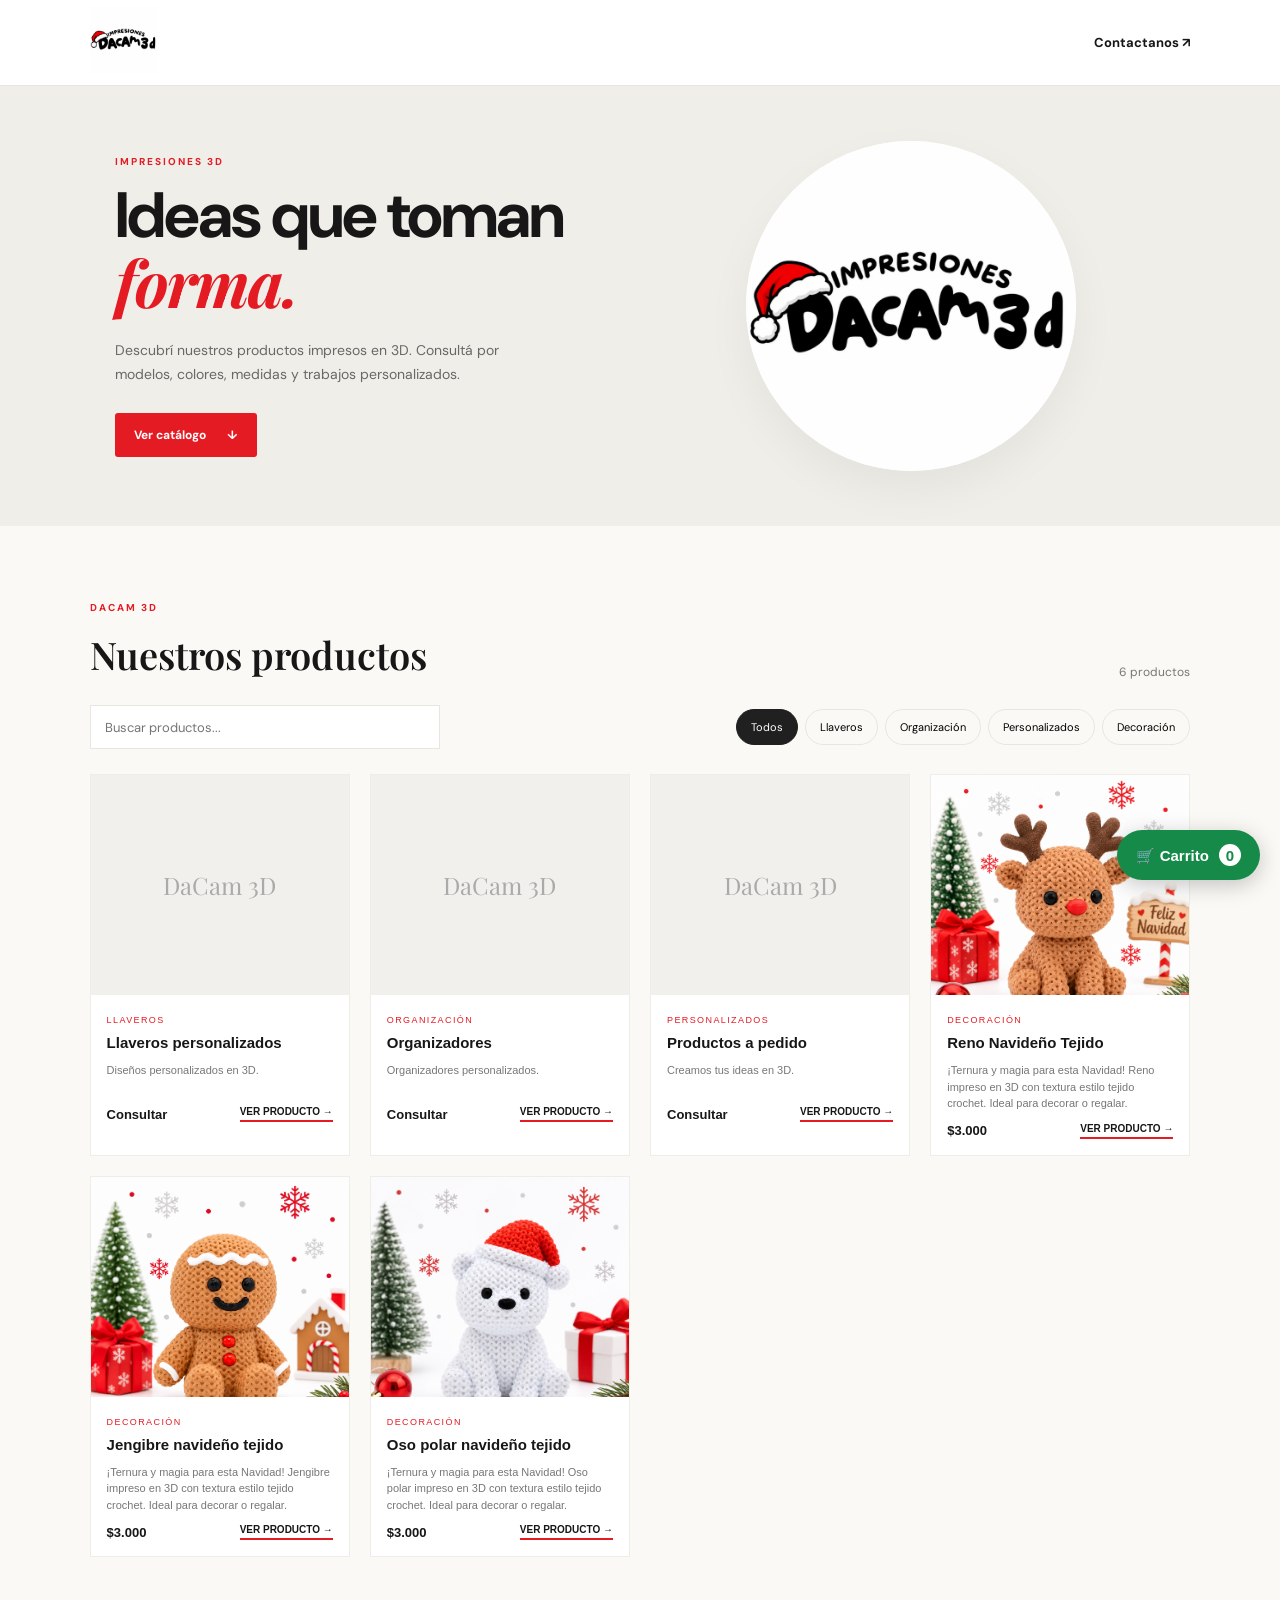
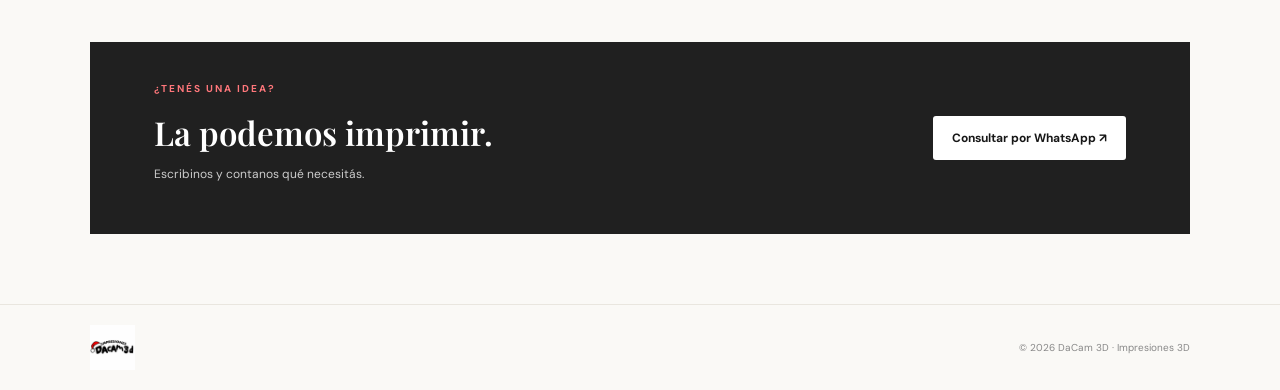
<file: index.html>
<!doctype html>
<html lang="es">
<head>
  <meta charset="utf-8">
  <meta name="viewport" content="width=device-width, initial-scale=1">
  <meta name="description" content="Catálogo de DaCam 3D - Impresiones 3D personalizadas.">
  <title>DaCam 3D | Catálogo</title>
  <link rel="stylesheet" href="styles.css">
</head>
<body>
  <header class="topbar">
    <a class="brand" href="#"><img src="logo-dacam-3d.png" alt="DaCam 3D - Impresiones 3D"></a>
    <a class="contact-link" id="topWhatsapp" href="#" target="_blank" rel="noopener">Contactanos ↗</a>
  </header>

  <main>
    <section class="hero">
      <div class="hero-copy">
        <p class="eyebrow">IMPRESIONES 3D</p>
        <h1>Ideas que toman<br><em>forma.</em></h1>
        <p>Descubrí nuestros productos impresos en 3D. Consultá por modelos, colores, medidas y trabajos personalizados.</p>
        <a class="button" href="#productos">Ver catálogo <span>↓</span></a>
      </div>
      <div class="hero-logo">
        <img src="logo-dacam-3d.png" alt="Logo DaCam 3D">
      </div>
    </section>

    <section class="catalog" id="productos">
      <div class="heading">
        <div><p class="eyebrow">DACAM 3D</p><h2>Nuestros productos</h2></div>
        <span id="count" class="count"></span>
      </div>
      <div class="tools">
        <input id="search" type="search" placeholder="Buscar productos..." aria-label="Buscar productos">
        <div id="filters" class="filters"></div>
      </div>
      <div id="grid" class="grid"></div>
      <div id="product-detail" hidden></div>
      <p id="empty" class="empty" hidden>No encontramos productos con esa búsqueda.</p>
    </section>

    <section class="cta">
      <div><p class="eyebrow">¿TENÉS UNA IDEA?</p><h2>La podemos imprimir.</h2><p>Escribinos y contanos qué necesitás.</p></div>
      <a class="button button-light" id="bottomWhatsapp" href="#" target="_blank" rel="noopener">Consultar por WhatsApp ↗</a>
    </section>
  </main>

  <footer><img src="logo-dacam-3d.png" alt="DaCam 3D"><span>© <span id="year"></span> DaCam 3D · Impresiones 3D</span></footer>
  <script src="script.js"></script>
</body>
</html>
</file>
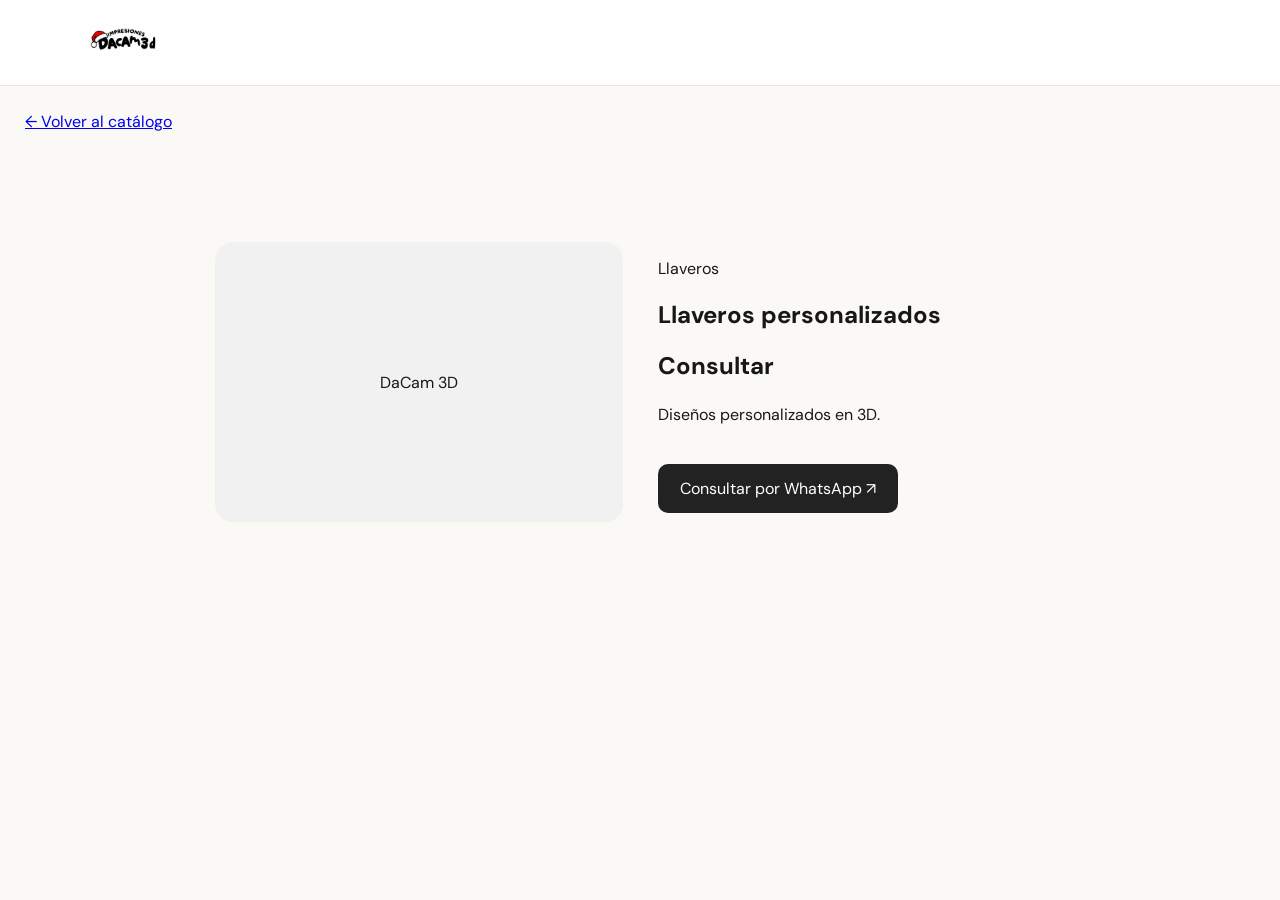
<file: producto.html>
<!DOCTYPE html>
<html lang="es">
<head>
  <meta charset="UTF-8">
  <meta name="viewport" content="width=device-width, initial-scale=1">
  <title>Producto | DaCam 3D</title>
  <link rel="stylesheet" href="styles.css">
  <style>
    .detail {
      max-width: 900px;
      margin: 60px auto;
      padding: 25px;
      display: grid;
      grid-template-columns: 1fr 1fr;
      gap: 35px;
    }
    .detail img {
      width: 100%;
      border-radius: 18px;
    }
    .detail-photo {
      min-height: 280px;
      background: #f1f1f1;
      border-radius: 18px;
      display: grid;
      place-items: center;
    }
    .detail-description {
      white-space: pre-line;
      line-height: 1.7;
    }
    .back {
      display: inline-block;
      margin: 25px;
    }
    .detail-button {
      display: inline-block;
      margin-top: 20px;
      padding: 14px 22px;
      background: #222;
      color: white;
      border-radius: 10px;
      text-decoration: none;
    }
    @media(max-width: 650px) {
      .detail {
        grid-template-columns: 1fr;
        margin: 20px auto;
      }
    }
  </style>
</head>
<body>

  <header class="topbar">
    <a class="brand" href="index.html">
      <img src="logo-dacam-3d.png" alt="DaCam 3D">
    </a>
  </header>

  <a class="back" href="index.html#productos">← Volver al catálogo</a>

  <main id="productDetail"></main>

  <script src="script.js"></script>
  <script>
    const params = new URLSearchParams(window.location.search);
    const id = Number(params.get("id"));
    const product = products[id];
    const container = document.getElementById("productDetail");

    if (product && Number.isInteger(id) && id >= 0) {
      document.title = product.name + " | DaCam 3D";

      container.innerHTML = `
        <section class="detail">
          <div class="detail-photo">
            ${product.image
              ? `<img src="${product.image}" alt="${product.name}">`
              : '<span>DaCam 3D</span>'}
          </div>

          <div>
            <p>${product.category}</p>
            <h1>${product.name}</h1>
            <h2>${product.price}</h2>
            <p class="detail-description">${product.description}</p>
            <a class="detail-button"
               href="${wa(product.name)}"
               target="_blank"
               rel="noopener">
              Consultar por WhatsApp ↗
            </a>
          </div>
        </section>
      `;
    } else {
      container.innerHTML = `
        <section class="detail">
          <div>
            <h1>Producto no encontrado</h1>
            <a href="index.html">Volver al catálogo</a>
          </div>
        </section>
      `;
    }
  </script>

</body>
  </html>
</file>
<file: styles.css>
@import url('https://fonts.googleapis.com/css2?family=DM+Sans:wght@400;500;600;700&family=Playfair+Display:ital,wght@0,600;0,700;1,600&display=swap');
:root{--ink:#171717;--muted:#777;--paper:#faf9f6;--red:#e51b23;--line:#e9e6df;--dark:#202020}
*{box-sizing:border-box}html{scroll-behavior:smooth}body{margin:0;background:var(--paper);color:var(--ink);font-family:"DM Sans",sans-serif}
.topbar{height:86px;padding:8px 7%;display:flex;align-items:center;justify-content:space-between;background:#fff;border-bottom:1px solid var(--line)}
.brand img{height:68px;width:190px;object-fit:contain;object-position:left center}.contact-link{color:#171717;text-decoration:none;font-size:13px;font-weight:700}
.hero{min-height:430px;padding:55px 9%;display:grid;grid-template-columns:1fr 1fr;align-items:center;gap:35px;background:#f0eee9}
.eyebrow{font-size:10px;letter-spacing:2px;font-weight:700;color:var(--red);margin:0 0 15px}
.hero h1{font-size:clamp(44px,5vw,65px);line-height:1.02;letter-spacing:-2px;margin:0}.hero h1 em{font-family:"Playfair Display",serif;color:var(--red)}
.hero-copy>p:not(.eyebrow){max-width:420px;color:#686868;font-size:14px;line-height:1.7;margin:20px 0 26px}
.button{display:inline-block;background:var(--red);color:#fff;text-decoration:none;padding:14px 19px;border-radius:3px;font-size:12px;font-weight:700}.button span{margin-left:18px}
.hero-logo{background:#fff;border-radius:50%;width:min(330px,100%);aspect-ratio:1;margin:auto;display:grid;place-items:center;overflow:hidden;box-shadow:0 18px 45px #0000000d}.hero-logo img{width:100%;height:100%;object-fit:contain}
.catalog{max-width:1400px;margin:auto;padding:75px 7% 85px}.heading{display:flex;justify-content:space-between;align-items:end;margin-bottom:25px}.heading h2,.cta h2{font-family:"Playfair Display",serif;font-size:38px;font-weight:600;margin:0}.count{font-size:12px;color:var(--muted)}
.tools{display:flex;justify-content:space-between;gap:15px;align-items:center;margin-bottom:25px}.tools input{width:min(350px,100%);height:44px;border:1px solid var(--line);background:white;padding:0 14px;font:13px "DM Sans";outline-color:var(--red)}
.filters{display:flex;gap:7px;overflow-x:auto}.filter{white-space:nowrap;border:1px solid var(--line);background:transparent;padding:10px 14px;border-radius:30px;font:11px "DM Sans";cursor:pointer}.filter.active,.filter:hover{background:var(--dark);color:#fff;border-color:var(--dark)}
.grid{display:grid;grid-template-columns:repeat(4,minmax(0,1fr));gap:20px}.card{background:#fff;border:1px solid #efede8;min-width:0}.photo{height:220px;background:#f1f0ed;display:grid;place-items:center;overflow:hidden}.photo img{width:100%;height:100%;object-fit:cover}.placeholder{font-family:"Playfair Display",serif;color:#aaa;font-size:24px}
.info{padding:16px}.category{font-size:9px;letter-spacing:1.4px;text-transform:uppercase;color:var(--red)}.info h3{font-size:15px;margin:8px 0}.description{font-size:11px;color:#777;line-height:1.5;min-height:33px}.bottom{display:flex;align-items:center;justify-content:space-between;gap:8px}.price{font-weight:700;font-size:13px}.ask{font-size:10px;font-weight:700;color:#171717;text-decoration:none;border-bottom:2px solid var(--red);padding-bottom:3px}
.empty{text-align:center;color:#777;padding:40px}.cta{margin:0 7% 70px;background:#202020;color:white;padding:40px 5%;display:flex;align-items:center;justify-content:space-between;gap:20px}.cta .eyebrow{color:#ff777b}.cta h2{font-size:33px}.cta p:not(.eyebrow){color:#ccc;font-size:12px}.button-light{background:#fff;color:#171717;white-space:nowrap}
footer{padding:20px 7%;border-top:1px solid var(--line);display:flex;justify-content:space-between;align-items:center;gap:15px}footer img{width:120px;height:45px;object-fit:contain;object-position:left}footer span{font-size:10px;color:#888}
@media(max-width:850px){.grid{grid-template-columns:repeat(2,minmax(0,1fr))}.hero{padding:45px 7%}.hero-logo{width:260px}}
@media(max-width:580px){.topbar{height:70px;padding:5px 5%}.brand img{width:150px;height:58px}.hero{grid-template-columns:1fr;padding:45px 7% 25px}.hero h1{font-size:47px}.hero-logo{width:220px;margin-top:12px}.catalog{padding:55px 5%}.heading h2{font-size:30px}.tools{align-items:stretch;flex-direction:column}.tools input{width:100%}.filters{padding-bottom:5px}.grid{gap:11px}.photo{height:155px}.info{padding:11px}.info h3{font-size:13px}.description{font-size:10px}.bottom{align-items:flex-start;flex-direction:column}.cta{margin:0 5% 45px;padding:28px 22px;align-items:flex-start;flex-direction:column}.cta h2{font-size:28px}footer{padding:18px 5%;align-items:flex-start;flex-direction:column}}

/* ===== DISEÑO DE FICHAS DE PRODUCTOS DACAM 3D ===== */

[hidden] {
  display: none !important;
}

#product-detail {
  padding: 20px 0 35px;
  scroll-margin-top: 80px;
}

.dc-product {
  max-width: 650px;
  margin: 20px auto;
  padding: 24px;
  background: #fff;
  border: 1px solid #efede8;
  border-radius: 14px;
  box-shadow: 0 8px 30px rgba(0,0,0,.07);
}

.dc-back {
  border: 0;
  background: transparent;
  padding: 12px 0;
  font: 600 14px "DM Sans", sans-serif;
  cursor: pointer;
  color: #171717;
}

.dc-photo {
  width: 100%;
  aspect-ratio: 1/1;
  background: #f1f0ed;
  border-radius: 12px;
  overflow: hidden;
  display: flex;
  align-items: center;
  justify-content: center;
  margin-bottom: 20px;
}

.dc-photo img {
  width: 100%;
  height: 100%;
  object-fit: contain;
}

.dc-placeholder {
  color: #aaa;
  font-family: "Playfair Display", serif;
  font-size: 24px;
}

.dc-product h2 {
  margin: 12px 0;
  font-family: "Playfair Display", serif;
  font-size: 27px;
}

.dc-price {
  font-size: 25px;
  font-weight: 700;
  margin: 15px 0;
}

.dc-description {
  font-size: 14px;
  color: #686868;
  line-height: 1.8;
  white-space: pre-line;
}

.dc-field {
  margin: 22px 0;
}

.dc-field label {
  display: block;
  font-weight: 700;
  font-size: 13px;
  margin-bottom: 9px;
}

.dc-field select {
  width: 100%;
  padding: 13px;
  border: 1px solid #e9e6df;
  border-radius: 8px;
  background: #fff;
  font: 14px "DM Sans", sans-serif;
  color: #171717;
}

.dc-quantity {
  display: flex;
  align-items: center;
  gap: 18px;
}

.dc-quantity button {
  width: 44px;
  height: 44px;
  border: 1px solid #e9e6df;
  border-radius: 8px;
  background: #fff;
  font-size: 22px;
  cursor: pointer;
}

.dc-quantity strong {
  font-size: 17px;
}

.dc-total {
  font-size: 20px;
  font-weight: 700;
  margin-top: 20px;
}

.dc-order {
  display: block;
  width: 100%;
  box-sizing: border-box;
  text-align: center;
  padding: 16px;
  margin-top: 24px;
  background: #168b49;
  color: #fff !important;
  border-radius: 8px;
  text-decoration: none !important;
  font-size: 14px;
  font-weight: 700;
}

.dc-order:hover {
  background: #116c39;
}

@media(max-width:580px) {
  .dc-product {
    padding: 17px;
    margin: 10px auto;
  }

  .dc-product h2 {
    font-size: 23px;
  }
}
</file>
